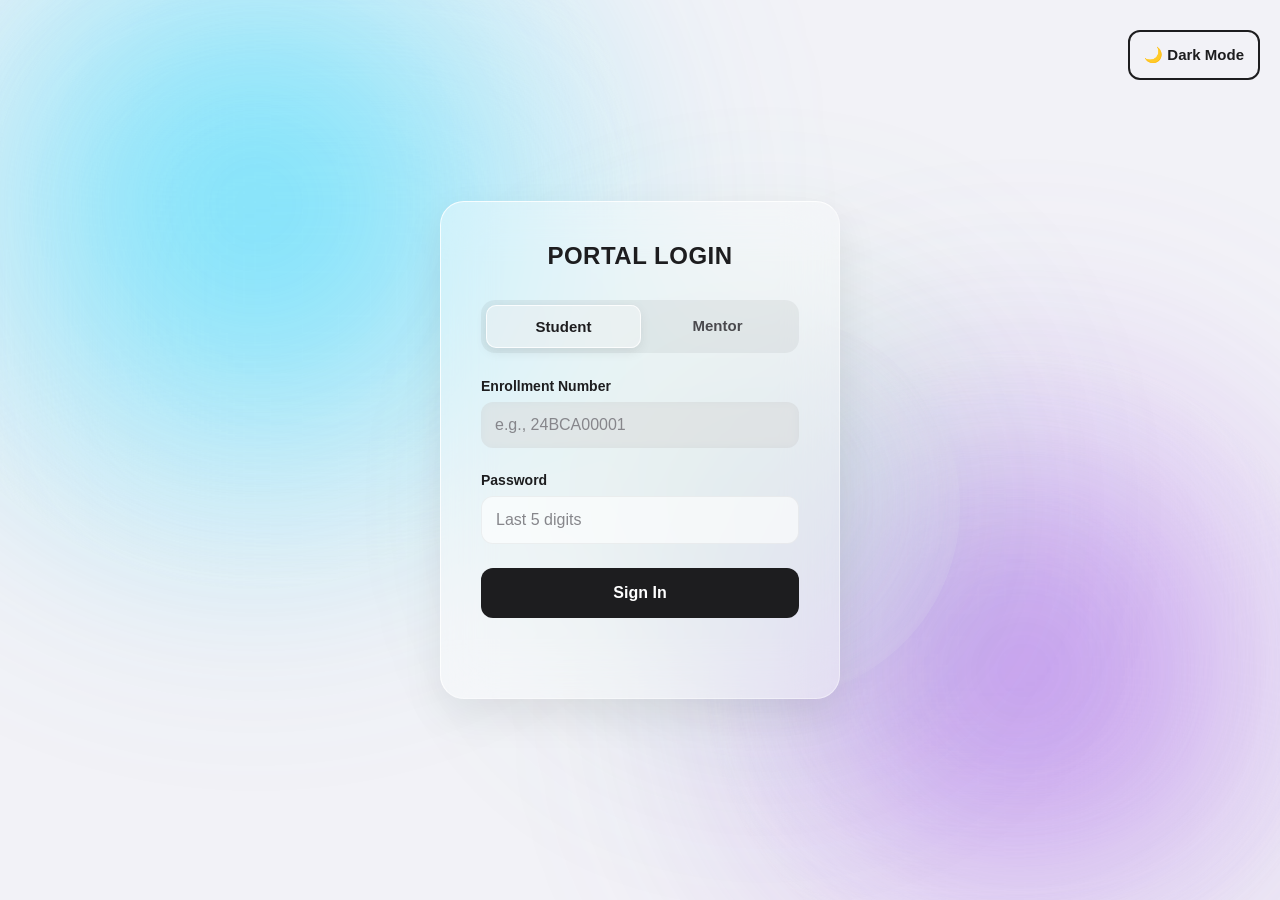
<file: index.html>
<!DOCTYPE html>
<html lang="en">
<head>
 <script>
    // Only kick them out if they are NOT on the login page AND not logged in
    const isLoggedIn = sessionStorage.getItem('isLoggedIn');
    const isLoginPage = window.location.pathname.includes('login.html');

    if (!isLoggedIn && !isLoginPage) {
        window.location.href = 'login.html';
    }
</script>
    <meta charset="UTF-8">
    <meta name="viewport" content="width=device-width, initial-scale=1.0">
    <title>Student Dashboard</title>
    <link rel="stylesheet" href="dashboard.css">
    <style>
        /* Temporarily here until you update dashboard.css as well */
        [data-theme="dark"] {
            --bg: #0a0a0f;
            --card: rgba(255, 255, 255, 0.05);
            --text: #ffffff;
            --muted: rgba(255, 255, 255, 0.6);
            --border: rgba(255, 255, 255, 0.1);
            --primary: #00d2ff;
            --secondary: #8a2be2;
            --warning: #ff2a85;
            --success: #34c759;
        }

        /* Ensure progress rings are visible with initial 0% */
        .progress-ring circle {
            stroke-dasharray: 377;
            stroke-dashoffset: 377; /* Circumference of r=60 is ~377 */
        }
    </style>
</head>
<body class="dashboard-body" data-theme="light">

    <div class="orb orb-1"></div>
    <div class="orb orb-2"></div>
    <div class="orb orb-3"></div>

    <nav class="glass-nav">
        <h2>Student Portal</h2>
        <div class="nav-controls">
            <button id="themeToggle" class="action-btn secondary theme-btn">🌙 Dark Mode</button>
            <button class="logout-btn" onclick="window.location.href='login.html'">Logout</button>
        </div>
    </nav>

    <main class="dashboard-container">
        
        <section class="glass-card rings-section">
            <div class="section-header">
                <h2>Academic Overview</h2>
            </div>
            <div class="rings-container">
                <div class="ring-wrapper">
                    <svg class="progress-ring" width="140" height="140">
                        <circle class="ring-bg" cx="70" cy="70" r="60"></circle>
                        <circle class="ring-progress ring-green" id="syllabus-ring" cx="70" cy="70" r="60"></circle>
                    </svg>
                    <div class="ring-text" id="syllabus-text">0%</div>
                    <p class="ring-label">Total Syllabus</p>
                </div>

                <div class="ring-wrapper">
                    <svg class="progress-ring" width="140" height="140">
                        <circle class="ring-bg" cx="70" cy="70" r="60"></circle>
                        <circle class="ring-progress ring-blue" id="performance-ring" cx="70" cy="70" r="60"></circle>
                    </svg>
                    <div class="ring-text" id="performance-text">0%</div>
                    <p class="ring-label">Performance</p>
                </div>

                <div class="ring-wrapper">
                    <svg class="progress-ring" width="140" height="140">
                        <circle class="ring-bg" cx="70" cy="70" r="60"></circle>
                        <circle class="ring-progress ring-pink" id="attendance-ring" cx="70" cy="70" r="60"></circle>
                    </svg>
                    <div class="ring-text" id="attendance-text">0%</div>
                    <p class="ring-label">Attendance</p>
                </div>
            </div>
        </section>

        <div class="dashboard-grid">
            <section class="glass-card">
                <div class="section-header">
                    <h2>Latest Announcements</h2>
                </div>
                <ul class="announcement-list">
                    <li><a href="#">PDF: Semester Guidelines Updated</a></li>
                    <li><a href="#">Data Structures: Linked Lists assignment due Friday</a></li>
                    <li><a href="#">Holiday Notice: Campus closed on Monday</a></li>
                </ul>
            </section>

            <div class="actions-column">
                <section class="glass-card">
                    <div class="section-header">
                        <h2>Academic Records</h2>
                    </div>
                    <p>Update your details or view your official history.</p>
                    <button onclick="window.location.href='academic-submission.html'" class="action-btn">📝 Submit Semesters</button>
                    <button id="openViewModalBtn" class="action-btn secondary">📊 View Report Card</button>
                </section>
            </div>
        </div>
    </main>

    <script>
        // --- 1. Dark Mode Toggle Logic ---
        const themeBtn = document.getElementById('themeToggle');
        const body = document.body;

        // Remember user's preference using LocalStorage
        const currentTheme = localStorage.getItem('theme') || 'light';
        body.setAttribute('data-theme', currentTheme);
        updateThemeButton(currentTheme);

        themeBtn.addEventListener('click', () => {
            const newTheme = body.getAttribute('data-theme') === 'light' ? 'dark' : 'light';
            body.setAttribute('data-theme', newTheme);
            localStorage.setItem('theme', newTheme);
            updateThemeButton(newTheme);
        });

        function updateThemeButton(theme) {
            themeBtn.innerHTML = theme === 'light' ? '🌙 Dark Mode' : '☀️ Light Mode';
        }

        // --- 2. Progression Ring Animation Logic ---
        function animateRing(ringId, percent) {
            const circle = document.getElementById(ringId + '-ring');
            const textElement = document.getElementById(ringId + '-text');
            
            if (!circle || !textElement) return;

            const circumference = 377; // Fixed circumference for r=60
            circle.style.strokeDashoffset = circumference; 

            setTimeout(() => {
                const offset = circumference - (percent / 100) * circumference;
                circle.style.strokeDashoffset = offset;
                
                // Number counting up animation
                let current = 0;
                const step = percent > 30 ? Math.ceil(percent / 30) : 1; // Faster counting for larger numbers
                const timer = setInterval(() => {
                    current += step;
                    if(current >= percent) {
                        current = percent;
                        clearInterval(timer);
                    }
                    textElement.innerText = current + "%";
                }, 30);
            }, 300);
        }

        // Trigger the animations (Replace with actual data when available)
        // Check if rings exist before animating, useful if dashboard content changes
        if (document.getElementById('syllabus-ring')) {
            animateRing('syllabus', 75);
            animateRing('performance', 82);
            animateRing('attendance', 90);
        }

        // (Any other dashboard specific interactions can go here)
    </script>
</body>
</html>
</file>
<file: dashboard.css>
/* Base Reset & Variables for Dark/Light Mode */
* {
    box-sizing: border-box;
    font-family: -apple-system, BlinkMacSystemFont, "Segoe UI", Roboto, Helvetica, Arial, sans-serif;
}

/* Light Mode Variables (Default) */
:root {
    --bg-color: #f2f2f7;
    --text-main: #1d1d1f;
    --text-muted: #4a4a4e;
    --glass-bg: rgba(255, 255, 255, 0.4);
    --glass-border: rgba(255, 255, 255, 0.8);
    --glass-shadow: rgba(0, 0, 0, 0.08);
    --ring-track: rgba(0, 0, 0, 0.05);
    --btn-bg: #1d1d1f;
    --btn-text: #ffffff;
}

/* Dark Mode Variables */
[data-theme="dark"] {
    --bg-color: #0d0d12;
    --text-main: #ffffff;
    --text-muted: rgba(255, 255, 255, 0.7);
    --glass-bg: rgba(255, 255, 255, 0.05);
    --glass-border: rgba(255, 255, 255, 0.15);
    --glass-shadow: rgba(0, 0, 0, 0.3);
    --ring-track: rgba(255, 255, 255, 0.1);
    --btn-bg: rgba(255, 255, 255, 0.9);
    --btn-text: #0d0d12;
}

body {
    background-color: var(--bg-color); 
    color: var(--text-main);
    display: flex;
    justify-content: center;
    align-items: center;
    height: 100vh;
    margin: 0;
    overflow: hidden; 
    transition: background-color 0.5s ease, color 0.5s ease; /* Smooth transition when toggling */
}

/* =========================================
   LIQUID MIRROR BUBBLES
   ========================================= */
.orb {
    position: fixed;
    border-radius: 50%;
    z-index: -1;
    /* This creates the liquid 3D glass effect */
    box-shadow: inset 0 0 60px rgba(255, 255, 255, 0.4), 0 20px 50px rgba(0, 0, 0, 0.1);
    backdrop-filter: blur(8px);
    -webkit-backdrop-filter: blur(8px);
    animation: float 20s infinite alternate ease-in-out;
}

.orb-1 {
    width: 45vw; height: 45vw;
    top: -15%; left: -10%;
    background: radial-gradient(circle at 30% 30%, rgba(0, 210, 255, 0.5), rgba(138, 43, 226, 0.1));
}

.orb-2 {
    width: 40vw; height: 40vw;
    bottom: -10%; right: -10%;
    background: radial-gradient(circle at 30% 30%, rgba(255, 42, 133, 0.4), rgba(255, 140, 0, 0.1));
    animation-delay: -5s;
}

.orb-3 {
    width: 30vw; height: 30vw;
    top: 35%; left: 45%;
    background: radial-gradient(circle at 30% 30%, rgba(52, 199, 89, 0.3), rgba(0, 210, 255, 0.1));
    animation-delay: -10s;
}

@keyframes float {
    0% { transform: translate(0, 0) scale(1) rotate(0deg); }
    50% { transform: translate(40px, -40px) scale(1.05) rotate(15deg); }
    100% { transform: translate(-20px, 30px) scale(0.95) rotate(-10deg); }
}

/* =========================================
   MIRRORY GLASS HEADER
   ========================================= */
.glass-nav {
    display: flex;
    justify-content: space-between;
    align-items: center;
    padding: 20px 40px;
    background: var(--card);
    backdrop-filter: blur(25px);
    -webkit-backdrop-filter: blur(25px);
    border-bottom: 1px solid var(--border);
    box-shadow: 0 10px 30px rgba(0, 0, 0, 0.05);
}

.glass-nav h2 {
    /* Gradient text that adapts to the theme */
    background: linear-gradient(135deg, var(--primary), var(--secondary));
    -webkit-background-clip: text;
    -webkit-text-fill-color: transparent;
    font-size: 28px;
    font-weight: 900;
    letter-spacing: 1px;
    text-shadow: 0px 4px 15px rgba(0,0,0,0.05);
}

/* Enhances the header text brightness specifically in Dark Mode */
[data-theme="dark"] .glass-nav h2 {
    background: linear-gradient(135deg, #00d2ff, #e0aaff);
    -webkit-background-clip: text;
    -webkit-text-fill-color: transparent;
}
/* Animation keyframes */
@keyframes float {
    0% { transform: translate(0, 0) scale(1); }
    33% { transform: translate(120px, 180px) scale(1.1); }
    66% { transform: translate(-80px, 120px) scale(0.95); }
    100% { transform: translate(180px, -80px) scale(1.15); }
}

/* --- LIQUID GLASS LOGIN CARD (LIGHT MODE) --- */
.login-card {
    background: rgba(255, 255, 255, 0.4);
    backdrop-filter: blur(25px);
    -webkit-backdrop-filter: blur(25px); 
    
    border: 1px solid rgba(255, 255, 255, 0.8);
    border-bottom: 1px solid rgba(255, 255, 255, 0.4);
    border-right: 1px solid rgba(255, 255, 255, 0.4);
    box-shadow: 0 16px 40px 0 rgba(0, 0, 0, 0.08);
    
    padding: 40px;
    border-radius: 24px;
    width: 100%;
    max-width: 400px;
    z-index: 10; 
}

.login-card h2 {
    text-align: center;
    margin-top: 0;
    margin-bottom: 30px;
    font-weight: 600;
    letter-spacing: 0.5px;
}

/* Form Inputs */
.input-group {
    margin-bottom: 24px;
}

.input-group label {
    display: block;
    margin-bottom: 8px;
    color: #4a4a4e;
    font-size: 14px;
    font-weight: 600;
}

.input-group input {
    width: 100%;
    padding: 14px;
    background: rgba(255, 255, 255, 0.6);
    border: 1px solid rgba(0, 0, 0, 0.05);
    border-radius: 12px;
    font-size: 16px;
    color: #1d1d1f;
    transition: all 0.3s ease;
}

.input-group input::placeholder {
    color: #86868b;
}

.input-group input:focus {
    background: rgba(255, 255, 255, 0.9);
    border-color: rgba(0, 122, 255, 0.4); 
    outline: none;
    box-shadow: 0 0 0 4px rgba(0, 122, 255, 0.1);
}

/* Submit Button */
button {
    width: 100%;
    padding: 16px;
    background: #1d1d1f; 
    color: #ffffff;
    border: none;
    border-radius: 12px;
    font-size: 16px;
    font-weight: 600;
    cursor: pointer;
    transition: all 0.3s ease;
}

button:hover {
    background: #000000;
    transform: translateY(-2px);
    box-shadow: 0 6px 16px rgba(0, 0, 0, 0.2);
}

/* Status Message */
#status-message {
    text-align: center;
    margin-top: 20px;
    font-size: 14px;
    min-height: 20px;
    font-weight: 600;
}

.error { color: #ff3b30; } 
.success { color: #34c759; }

/* =========================================
   DASHBOARD STYLES (Upgraded Liquid Glass)
   ========================================= */

.dashboard-body {
    display: block; 
    overflow-y: auto;
    padding: 20px;
    height: 100%;
}

.nav-controls {
    display: flex;
    gap: 15px;
    align-items: center;
}

.theme-btn {
    padding: 6px 12px;
    font-size: 14px;
    cursor: pointer;
}

/* Upgraded Glass Cards */
.glass-nav, .glass-card {
    background: var(--glass-bg);
    backdrop-filter: blur(25px);
    -webkit-backdrop-filter: blur(25px);
    border: 1px solid var(--glass-border);
    box-shadow: 0 10px 30px 0 var(--glass-shadow);
    transition: all 0.5s ease; /* Smooth theme transition */
}

.glass-nav {
    border-radius: 16px;
    padding: 15px 30px;
    display: flex;
    justify-content: space-between;
    align-items: center;
    margin-bottom: 30px;
}

.glass-nav h2 {
    margin: 0;
    font-size: 20px;
}

.logout-btn {
    width: auto;
    padding: 8px 20px;
    font-size: 14px;
    background: transparent;
    color: #ff3b30;
    border: 1px solid #ff3b30;
}

.logout-btn:hover {
    background: #ff3b30;
    color: white;
}

.dashboard-container {
    max-width: 1000px;
    margin: 0 auto;
}

.glass-card {
    border-radius: 20px;
    padding: 25px;
    margin-bottom: 25px;
}

.glass-card h3 {
    margin-top: 0;
    margin-bottom: 20px;
    border-bottom: 1px solid var(--ring-track);
    padding-bottom: 10px;
}

/* Liquid SVG Progress Rings */
.rings-section {
    text-align: center;
}

.rings-container {
    display: flex;
    justify-content: space-around;
    flex-wrap: wrap;
    gap: 20px;
    padding-top: 10px;
}

.ring-wrapper {
    position: relative;
    width: 160px;
    display: flex;
    flex-direction: column;
    align-items: center;
    transition: transform 0.3s ease; /* Fun hover effect */
}

.ring-wrapper:hover {
    transform: translateY(-5px) scale(1.05);
}

.progress-ring {
    transform: rotate(-90deg); 
    /* This drop-shadow creates the 3D Liquid Glow effect */
    filter: drop-shadow(0px 0px 8px rgba(0,0,0,0.2));
}

.progress-ring circle {
    fill: transparent;
    stroke-width: 14; /* Thicker for a more liquid feel */
    stroke-linecap: round; 
}

.ring-bg {
    stroke: var(--ring-track);
    transition: stroke 0.5s ease;
}

.ring-progress {
    /* Larger circumference for r=60 is ~377 */
    stroke-dasharray: 377; 
    stroke-dashoffset: 377;
    /* Springy, satisfying animation curve */
    transition: stroke-dashoffset 1.5s cubic-bezier(0.4, 0, 0.2, 1); 
}

/* Vibrant Glow Colors */
.ring-green { stroke: #34c759; filter: drop-shadow(0 0 10px rgba(52, 199, 89, 0.4)); }
.ring-blue { stroke: #0a84ff; filter: drop-shadow(0 0 10px rgba(10, 132, 255, 0.4)); }
.ring-pink { stroke: #ff2d55; filter: drop-shadow(0 0 10px rgba(255, 45, 85, 0.4)); }

.ring-text {
    position: absolute;
    top: 60px; 
    left: 50%;
    transform: translateX(-50%);
    font-size: 24px;
    font-weight: bold;
    color: var(--text-main);
    transition: color 0.5s ease;
}

.ring-label {
    margin-top: 15px;
    font-size: 15px;
    font-weight: 600;
    color: var(--text-muted);
}

/* Lower Grid Layout Updates */
.dashboard-grid {
    display: grid;
    grid-template-columns: 2fr 1fr;
    gap: 25px;
}

@media (max-width: 768px) {
    .dashboard-grid {
        grid-template-columns: 1fr; 
    }
}

.announcement-list {
    list-style: none;
    padding: 0;
    margin: 0;
}

.announcement-list li {
    padding: 12px 0;
    border-bottom: 1px solid var(--ring-track);
}

.announcement-list a {
    text-decoration: none;
    color: #0a84ff;
    font-weight: 500;
}

.announcement-list a:hover {
    text-decoration: underline;
}

.actions-column {
    display: flex;
    flex-direction: column;
    gap: 25px;
}

.action-btn {
    width: 100%;
    padding: 14px;
    margin-top: 10px;
    background: var(--btn-bg);
    color: var(--btn-text);
    border: none;
    border-radius: 12px;
    font-size: 15px;
    font-weight: 600;
    cursor: pointer;
    transition: all 0.3s ease;
}

.action-btn:hover {
    transform: translateY(-2px);
    box-shadow: 0 6px 16px rgba(0, 0, 0, 0.2);
}

.action-btn.secondary {
    background: transparent;
    color: var(--text-main);
    border: 2px solid var(--text-main);
}

.action-btn.secondary:hover {
    background: var(--ring-track);
    box-shadow: none;
}

.status-badge {
    font-weight: bold;
    color: var(--text-muted);
}

/* --- LOGIN TABS (Segmented Control) --- */
.login-tabs {
    display: flex;
    background: var(--ring-track); /* Uses the translucent variable from our themes */
    border-radius: 14px;
    padding: 5px;
    margin-bottom: 25px;
}

.login-tab {
    flex: 1;
    text-align: center;
    padding: 12px;
    border-radius: 10px;
    cursor: pointer;
    font-size: 15px;
    font-weight: 600;
    color: var(--text-muted);
    transition: all 0.3s cubic-bezier(0.4, 0, 0.2, 1);
}

.login-tab:hover {
    color: var(--text-main);
}

.login-tab.active {
    background: var(--glass-bg);
    color: var(--text-main);
    box-shadow: 0 4px 12px var(--glass-shadow);
    border: 1px solid var(--glass-border);
}

/* =========================================
   8. MODAL (POP-UP) STYLES
   ========================================= */
.modal-overlay {
    position: fixed;
    top: 0;
    left: 0;
    width: 100%;
    height: 100%;
    background: rgba(0, 0, 0, 0.6);
    backdrop-filter: blur(15px);
    -webkit-backdrop-filter: blur(15px);
    z-index: 1000;
    display: flex;
    justify-content: center;
    align-items: center;
    
    /* Hidden by default with smooth fade */
    opacity: 0;
    visibility: hidden;
    transition: all 0.4s ease;
}

/* When the .active class is added via JS, it appears */
.modal-overlay.active {
    opacity: 1;
    visibility: visible;
}

.modal-content {
    width: 95%;
    max-width: 1200px;
    position: relative;
    
    /* Starts slightly lower and smaller for the slide-up effect */
    transform: translateY(50px) scale(0.95);
    transition: all 0.5s cubic-bezier(0.175, 0.885, 0.32, 1.275);
}

.modal-overlay.active .modal-content {
    transform: translateY(0) scale(1);
}

.modal-scroll-area {
    max-height: 85vh; /* Prevents the modal from being taller than the screen */
    overflow-y: auto; /* Adds a scrollbar inside the modal */
    padding: 20px 0;
    border-radius: 30px;
    /* Custom scrollbar hiding for cleaner look */
    scrollbar-width: thin;
    scrollbar-color: var(--primary) transparent;
}

/* Close Button Styling */
.close-btn {
    position: absolute;
    top: -15px;
    right: -15px;
    width: 45px;
    height: 45px;
    background: rgba(255, 255, 255, 0.1);
    backdrop-filter: blur(10px);
    border: 1px solid rgba(255, 255, 255, 0.2);
    border-radius: 50%;
    color: white;
    font-size: 28px;
    line-height: 1;
    cursor: pointer;
    z-index: 1100;
    transition: all 0.3s ease;
    box-shadow: 0 4px 15px rgba(0,0,0,0.3);
}

.close-btn:hover {
    background: var(--warning);
    transform: rotate(90deg); /* Fun spin effect */
}

/* =========================================
   MASTER COLOR ENFORCER (Fixes Light Mode)
   ========================================= */
/* 1. Force the main background and text to swap */
body.dashboard-body {
    background-color: var(--bg);
    color: var(--text);
    transition: background-color 0.4s ease, color 0.4s ease;
}

/* 2. Force headings and text to obey the theme */
h1, h2:not(.glass-nav h2), h3, .stat-number, .profile-card h2, .semester-card h2 {
    color: var(--text) !important;
}

p, label, .ring-label, .hero p {
    color: var(--muted) !important;
}

/* 3. Fix the Input Boxes so they are visible in both modes */
input[type="text"], 
input[type="number"], 
input[type="tel"], 
select, 
.enroll-box {
    /* Uses a smart translucent grey that looks good on both light and dark backgrounds */
    background-color: rgba(128, 128, 128, 0.15) !important; 
    color: var(--text) !important;
    border: 1px solid var(--border) !important;
    backdrop-filter: blur(5px);
}

/* 4. Fix the Dropdown Options (so the list isn't invisible) */
select option {
    background-color: var(--bg);
    color: var(--text);
}

/* 5. Make sure the cards themselves keep their glass look */
.glass-card, .semester-card, .profile-card {
    background: var(--card) !important;
    border: 1px solid var(--border) !important;
}

/* =========================================
   ULTIMATE PREMIUM GLASS UPGRADE
   ========================================= */

/* Premium Glowing Emitters */
.orb {
    position: fixed;
    border-radius: 50%;
    filter: blur(120px); /* Massive blur for light-emitter effect */
    z-index: -1;
    opacity: 0.7;        /* Softened opacity */
    animation: float 20s infinite alternate ease-in-out;
}

.orb-1 {
    width: 60vw; height: 60vw;
    background: radial-gradient(circle, #00d2ff, transparent 70%);
    top: -20%; left: -10%;
}

.orb-2 {
    width: 50vw; height: 50vw;
    background: radial-gradient(circle, #8a2be2, transparent 70%);
    bottom: -10%; right: -5%;
}

/* 2. Push all the content above the bubbles */
.glass-nav, .dashboard-container, .container {
    position: relative;
    z-index: 10 !important; 
}

/* 3. Apply the Premium Glass effect to EVERY card on the page */
.glass-card, .semester-card, .profile-card, .hero {
    background: var(--card) !important;
    backdrop-filter: blur(25px) !important; /* The liquid glass blur */
    -webkit-backdrop-filter: blur(25px) !important;
    border: 1px solid var(--border) !important;
    box-shadow: 0 15px 35px rgba(0, 0, 0, 0.05) !important;
    border-radius: 24px !important;
    position: relative;
    overflow: hidden;
}

/* 4. Fix Light Mode Header Readability (Deep Navy & Ocean Blue) */
[data-theme="light"] .glass-nav h2 {
    background: linear-gradient(135deg, #1e3a8a, #0284c7) !important;
    -webkit-background-clip: text !important;
    -webkit-text-fill-color: transparent !important;
}

/* 5. Keep Dark Mode Header Bright (Cyan & Purple) */
[data-theme="dark"] .glass-nav h2 {
    background: linear-gradient(135deg, #00d2ff, #e0aaff) !important;
    -webkit-background-clip: text !important;
    -webkit-text-fill-color: transparent !important;
}
</file>
<file: style.css>
@import url('https://fonts.googleapis.com/css2?family=Manrope:wght@300;400;500;600;700;800;900&display=swap');

:root{

--primary:#00d2ff;
--secondary:#8a2be2;

--success:#22c55e;
--danger:#ef4444;

--glass:
rgba(255,255,255,.08);

--glass-light:
rgba(255,255,255,.65);

--radius:28px;

}

*{
margin:0;
padding:0;
box-sizing:border-box;
font-family:'Manrope',sans-serif;
}

.container{

max-width:1500px;

margin:auto;

position:relative;

z-index:10;

}

/* HERO */

.hero{

position:relative;

overflow:hidden;

padding:70px;

border-radius:36px;

margin-bottom:40px;

animation:fadeUp .7s ease;

}

.hero::before{

content:"";

position:absolute;

width:350px;

height:350px;

border-radius:50%;

background:
radial-gradient(
rgba(0,210,255,.25),
transparent 70%
);

top:-120px;

right:-120px;

pointer-events:none;

}

.hero h1{

font-size:
clamp(3rem,7vw,5rem);

font-weight:900;

letter-spacing:-3px;

line-height:1;

margin-bottom:12px;

}

.hero p{

font-size:1.1rem;

max-width:650px;

opacity:.85;

}

.hero-badge{

display:inline-flex;

padding:10px 18px;

border-radius:999px;

margin-bottom:20px;

font-weight:700;

letter-spacing:.5px;

backdrop-filter:blur(15px);

}

/* PROFILE */

.profile-card{

position:relative;

overflow:hidden;

padding:35px;

border-radius:32px;

margin-bottom:40px;

transition:.4s;

animation:fadeUp .8s ease;

}

.profile-card:hover{

transform:
translateY(-5px);

}

.profile-grid{

display:grid;

grid-template-columns:
repeat(auto-fit,minmax(280px,1fr));

gap:24px;

}

.form-group{

display:flex;

flex-direction:column;

gap:10px;

}

.form-group label{

font-weight:700;

font-size:.9rem;

letter-spacing:.2px;

}

/* INPUTS */

input,
select{

height:60px;

padding:0 18px;

border-radius:18px;

border:1px solid rgba(255,255,255,.12);

background:
rgba(255,255,255,.08);

font-size:15px;

font-weight:600;

transition:.35s;

outline:none;

}

[data-theme="light"] input,
[data-theme="light"] select{

background:
rgba(255,255,255,.8);

color:#0f172a;

border:
1px solid rgba(15,23,42,.08);

}

[data-theme="dark"] input,
[data-theme="dark"] select{

color:#fff;

}

input:focus,
select:focus{

transform:
translateY(-2px);

border-color:var(--primary);

box-shadow:
0 0 0 5px rgba(0,210,255,.15);

}

/* ENROLLMENT */

.enroll-box{

display:flex;

align-items:center;

height:60px;

border-radius:18px;

overflow:hidden;

border:1px solid rgba(255,255,255,.12);

background:
rgba(255,255,255,.08);

}

.prefix{

height:100%;

display:flex;

align-items:center;

padding:0 20px;

font-weight:800;

color:var(--primary);

background:
rgba(255,255,255,.04);

border-right:
1px solid rgba(255,255,255,.1);

}

.enroll-box input{

border:none;

background:transparent;

height:100%;

}

/* SEMESTER GRID */

.semester-grid{

display:grid;

grid-template-columns:
repeat(
auto-fit,
minmax(350px,1fr)
);

gap:30px;

}

/* SEMESTER CARD */

.semester-card{

position:relative;

overflow:hidden;

padding:30px;

border-radius:30px;

transition:.45s;

animation:fadeUp 1s ease;

}

.semester-card::before{

content:"";

position:absolute;

top:-100px;

right:-100px;

width:240px;

height:240px;

border-radius:50%;

background:
radial-gradient(
rgba(0,210,255,.22),
transparent 70%
);

opacity:0;

transition:.4s;

}

.semester-card:hover{

transform:
translateY(-10px)
scale(1.02);

}

.semester-card:hover::before{

opacity:1;

}

.semester-card h2{

font-size:1.4rem;

font-weight:800;

margin-bottom:18px;

}

/* ATKT */

.atkt-card{

margin-top:20px;

padding:25px;

border-radius:22px;

background:
rgba(255,255,255,.05);

border:
1px solid rgba(255,255,255,.08);

backdrop-filter:blur(12px);

}

.atkt-card h3{

margin-bottom:18px;

font-size:1rem;

font-weight:800;

}

/* ADD ATKT BUTTON */

.atkt-wrapper + button{

margin-top:18px;

height:54px;

border:none;

border-radius:16px;

cursor:pointer;

font-weight:700;

background:
linear-gradient(
135deg,
rgba(0,210,255,.15),
rgba(138,43,226,.15)
);

}

/* SUBMIT */

.submit-section{

margin-top:40px;

}

#submitBtn{

height:72px;

border:none;

border-radius:24px;

font-size:18px;

font-weight:900;

letter-spacing:.5px;

cursor:pointer;

background:
linear-gradient(
135deg,
#00d2ff,
#8a2be2
);

color:white;

transition:.4s;

box-shadow:
0 15px 35px
rgba(0,210,255,.25);

}

#submitBtn:hover{

transform:
translateY(-4px);

box-shadow:
0 25px 60px
rgba(0,210,255,.35);

}

/* ANIMATIONS */

@keyframes fadeUp{

from{

opacity:0;

transform:
translateY(40px);

}

to{

opacity:1;

transform:
translateY(0);

}

}

/* MOBILE */

@media(max-width:768px){

.hero{

padding:40px;

}

.hero h1{

font-size:2.8rem;

}

.semester-grid{

grid-template-columns:1fr;

}

.profile-grid{

grid-template-columns:1fr;

}

}
</file>
